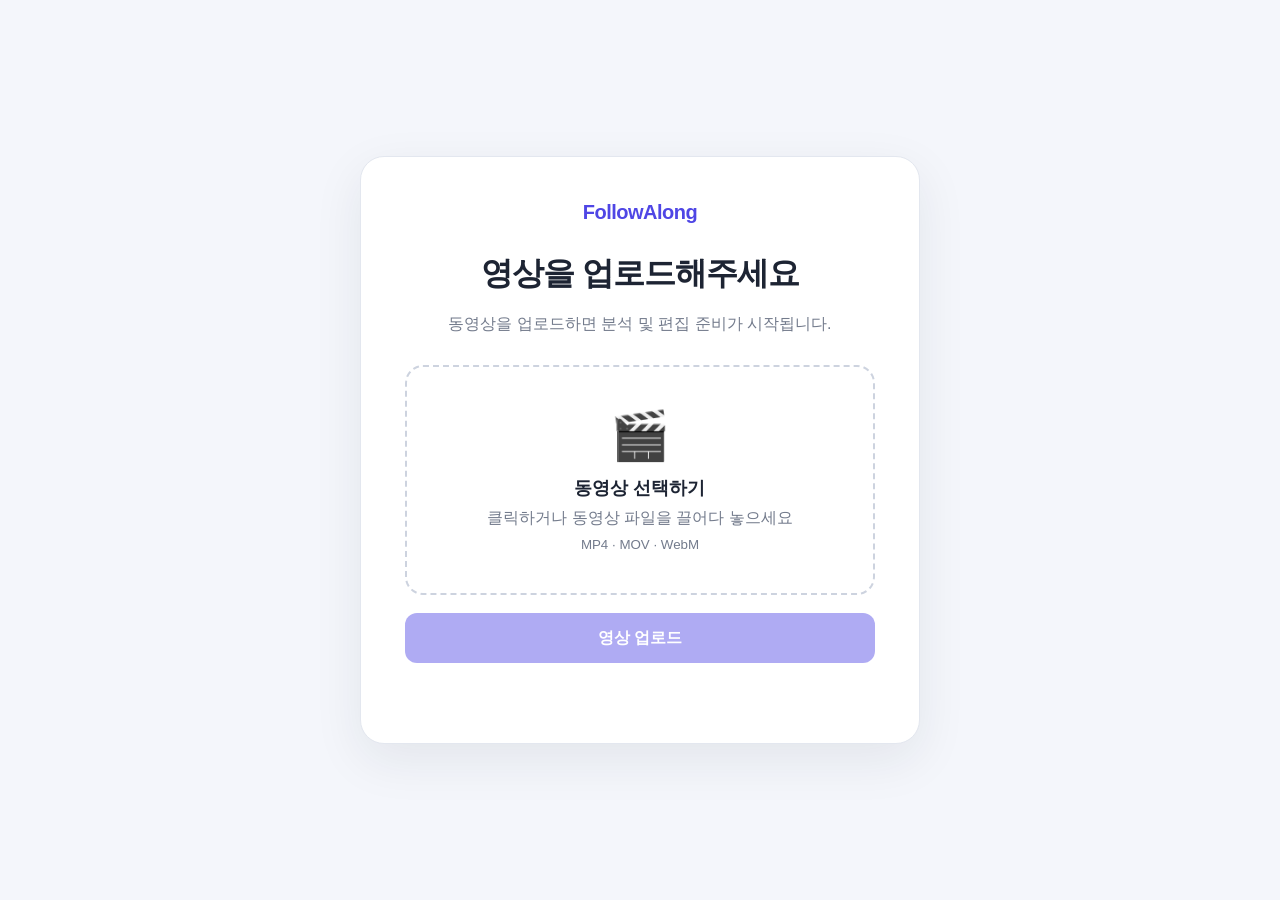
<file: frontend/index.html>
<!DOCTYPE html>
<html lang="ko">
<head>
  <meta charset="UTF-8">
  <meta name="viewport" content="width=device-width, initial-scale=1.0">
  <title>FollowAlong - 영상 업로드</title>
  <link rel="stylesheet" href="style.css">
  <meta http-equiv="Cache-Control" content="no-cache, no-store, must-revalidate">
  <meta http-equiv="Pragma" content="no-cache">
  <meta http-equiv="Expires" content="0">
</head>
<body>
  <main class="page-center">
    <section class="card upload-card">
      <div class="brand">FollowAlong</div>
      <h1>영상을 업로드해주세요</h1>
      <p class="subtitle">동영상을 업로드하면 분석 및 편집 준비가 시작됩니다.</p>

      <label class="drop-zone" id="dropZone" for="videoInput">
        <div class="drop-icon">🎬</div>
        <strong>동영상 선택하기</strong>
        <span>클릭하거나 동영상 파일을 끌어다 놓으세요</span>
        <small>MP4 · MOV · WebM</small>
      </label>
      <input id="videoInput" type="file" accept="video/*" hidden>

      <div id="fileInfo" class="file-info hidden"></div>
      <button id="uploadBtn" class="btn primary" disabled>영상 업로드</button>
      <p id="message" class="message"></p>
    </section>
  </main>

  <div id="loadingModal" class="modal hidden">
    <div class="modal-box">
      <div class="spinner"></div>
      <h2>영상 분석 중...</h2>
      <p>가상 서버가 영상을 분석하고 있습니다.<br>잠시만 기다려주세요.</p>
      <div class="progress"><div id="progressBar"></div></div>
      <span id="progressText">0%</span>
    </div>
  </div>

  <script src="./script.js"></script>
</body>
</html>
</file>
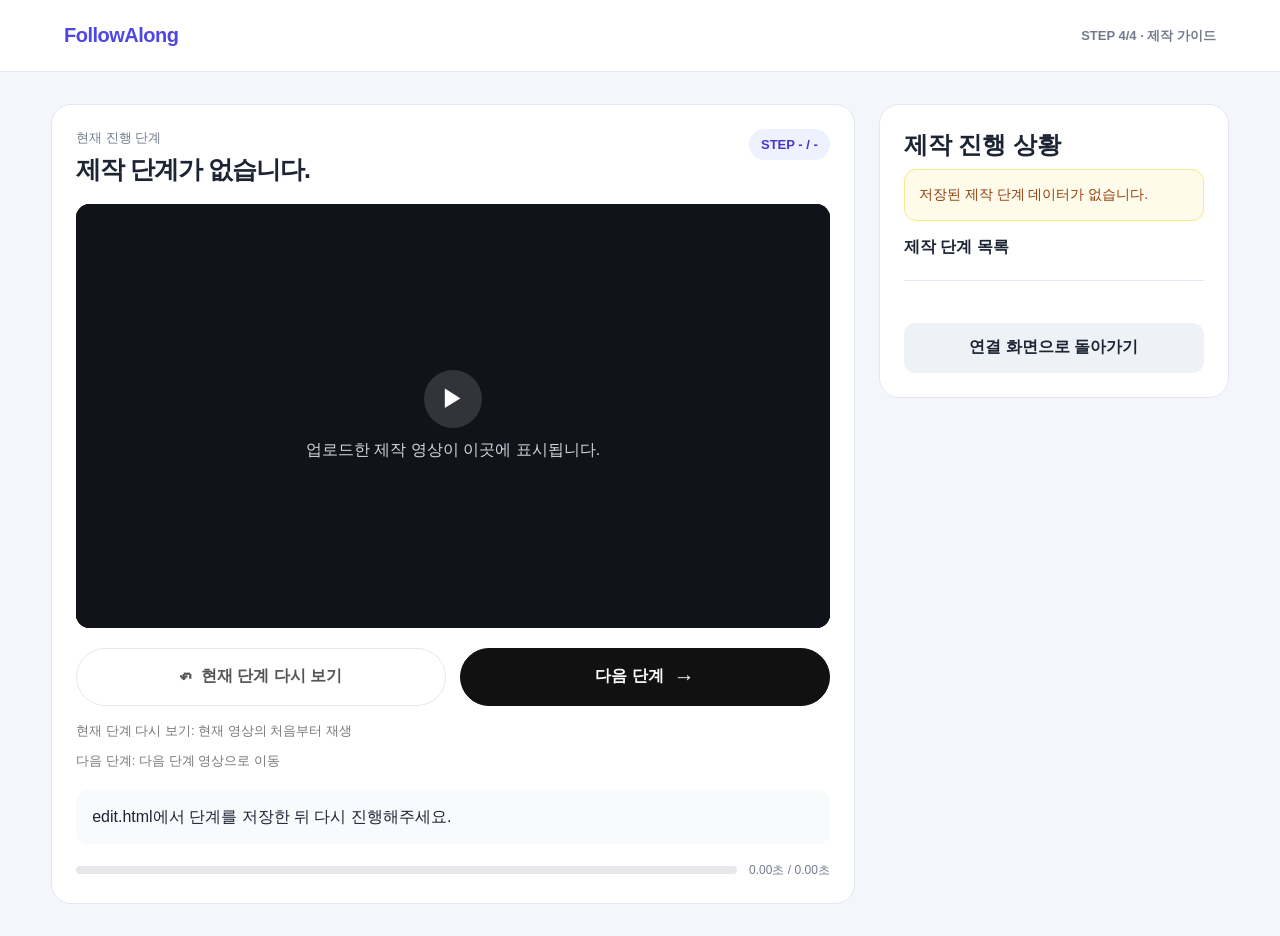
<file: frontend/guide.html>
<!DOCTYPE html>
<html lang="ko">
<head>
  <meta charset="UTF-8">
  <meta name="viewport" content="width=device-width, initial-scale=1.0">
  <meta http-equiv="Cache-Control" content="no-cache, no-store, must-revalidate">
  <meta http-equiv="Pragma" content="no-cache">
  <meta http-equiv="Expires" content="0">
  <title>FollowAlong - 제작 가이드</title>
  <link rel="stylesheet" href="./style.css">
  <link rel="stylesheet" href="./guide.css">
</head>
<body>
  <header class="topbar">
    <div class="brand">FollowAlong</div>
    <span class="step-label">STEP 4/4 · 제작 가이드</span>
  </header>
  <main class="guide-page">
    <section class="guide-layout">
      <div class="guide-video-panel">
        <div class="guide-panel-heading">
          <div><p class="guide-eyebrow">현재 진행 단계</p><h1 id="guideStepTitle">제작 단계를 불러오는 중...</h1></div>
          <span id="guideStepNumber" class="guide-step-number">STEP - / -</span>
        </div>
        <div class="guide-video-wrap">
          <video id="guideVideo" controls playsinline></video>
          <div id="guideVideoPlaceholder" class="guide-video-placeholder">
            <div class="guide-placeholder-icon">▶</div><p>업로드한 제작 영상이 이곳에 표시됩니다.</p>
          </div>
        </div>
        <div class="guide-action-area">
            <div class="guide-action-buttons">
                <button id="currentStepBtn" type="button">
                    <span class="button-icon">↶</span>
                    현재 단계 다시 보기
                </button>

                <button id="nextStepBtn" type="button">
                    다음 단계
                    <span class="button-icon">→</span>
                </button>
            </div>

            <div class="guide-action-hints">
                <p>현재 단계 다시 보기: 현재 영상의 처음부터 재생</p>
                <p>다음 단계: 다음 단계 영상으로 이동</p>
            </div>
        </div>
        <p id="guideTranscript" class="guide-transcript"></p>
        <div class="guide-progress">
          <div class="guide-progress-track"><div id="guideProgressBar" class="guide-progress-bar"></div></div>
          <span id="guideTimeLabel">0.00초 / 0.00초</span>
        </div>
      </div>
      <aside class="guide-side-panel">
        <h2>제작 진행 상황</h2>
        <div id="guideStatus" class="guide-status neutral">
          현재 단계를 안내합니다.
        </div>
        <h3>제작 단계 목록</h3>
        <div class="guide-divider"></div>
        <ol id="guideStepList" class="guide-step-list"></ol>
        <button id="backToConnectBtn" class="btn secondary full">연결 화면으로 돌아가기</button>
      </aside>
    </section>
  </main>
  <script src="./guide.js"></script>
</body>
</html>
</file>
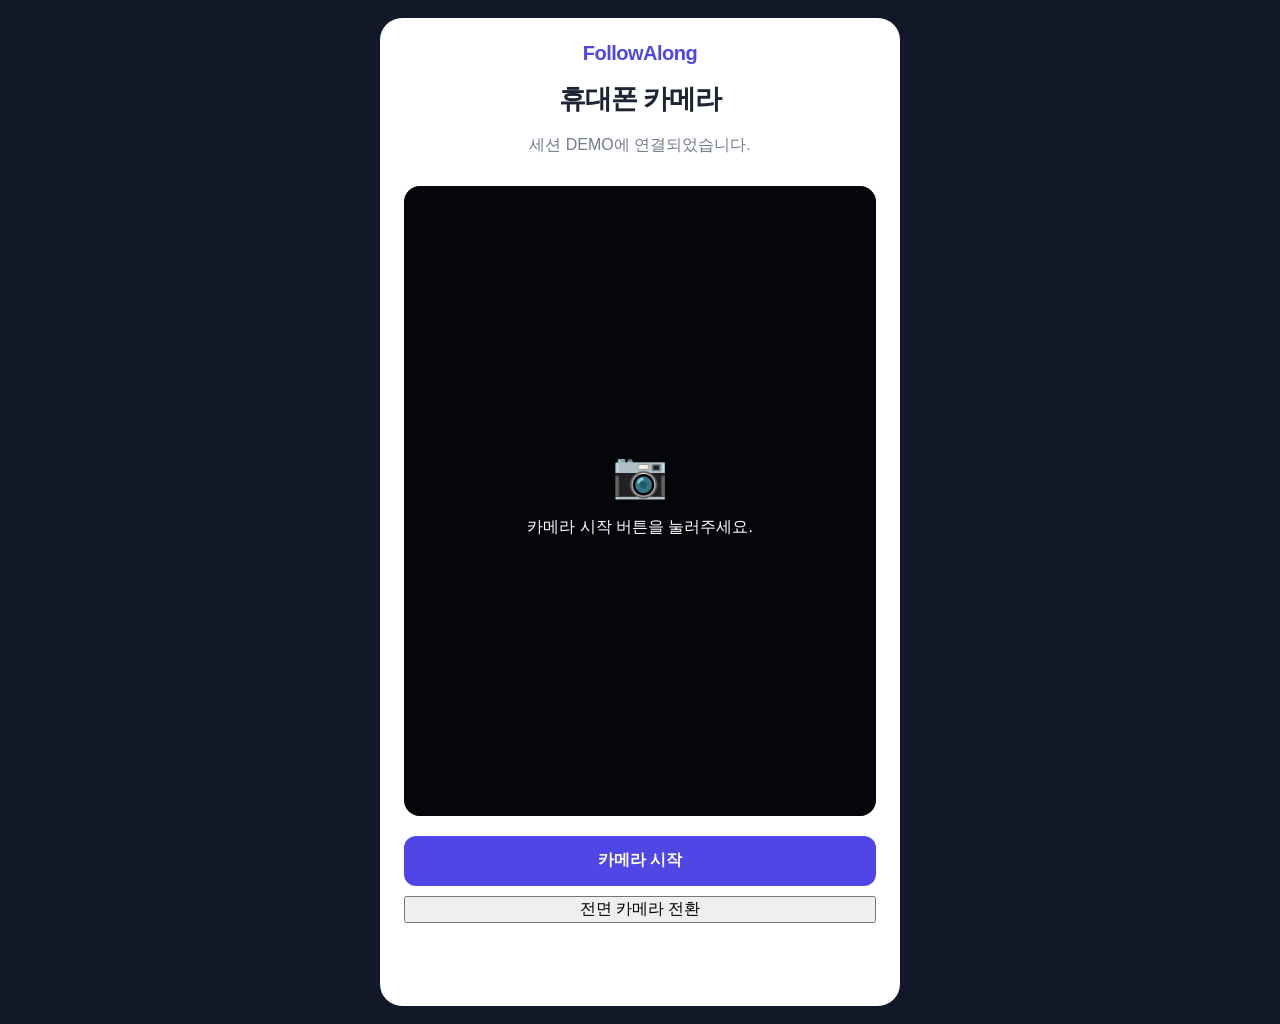
<file: frontend/mobile.html>
<!DOCTYPE html>
<html lang="ko">
<head>
  <meta charset="UTF-8">
  <meta name="viewport" content="width=device-width, initial-scale=1.0">
  <title>VideoFlow - 모바일 카메라</title>
  <link rel="stylesheet" href="style.css">
  <meta http-equiv="Cache-Control" content="no-cache, no-store, must-revalidate">
  <meta http-equiv="Pragma" content="no-cache">
  <meta http-equiv="Expires" content="0">
</head>
<body class="mobile-body">
  <main class="mobile-page">
    <section class="mobile-card">
      <div class="brand">FollowAlong</div>
      <h1>휴대폰 카메라</h1>
      <p id="sessionMessage" class="subtitle">카메라를 준비하고 있습니다.</p>

      <div class="camera-frame">
        <video id="camera" autoplay playsinline muted></video>
        <div id="cameraOverlay" class="camera-overlay">
          <div class="camera-icon">📷</div>
          <p>카메라 시작 버튼을 눌러주세요.</p>
        </div>
      </div>

      <div class="mobile-actions">
        <button id="startCameraBtn" class="btn primary full">카메라 시작</button>
        <button id="recordBtn" class="btn danger full hidden">● 촬영 시작</button>
        <button id="stopBtn" class="btn secondary full hidden">■ 촬영 종료 및 전송</button>
        <button id="switchCameraBtn"> 전면 카메라 전환 </button>
      </div>

      <div id="mobileStatus" class="mobile-status"></div>
    </section>
  </main>

  <script src="./script.js"></script>
  
</body>
</html>
</file>
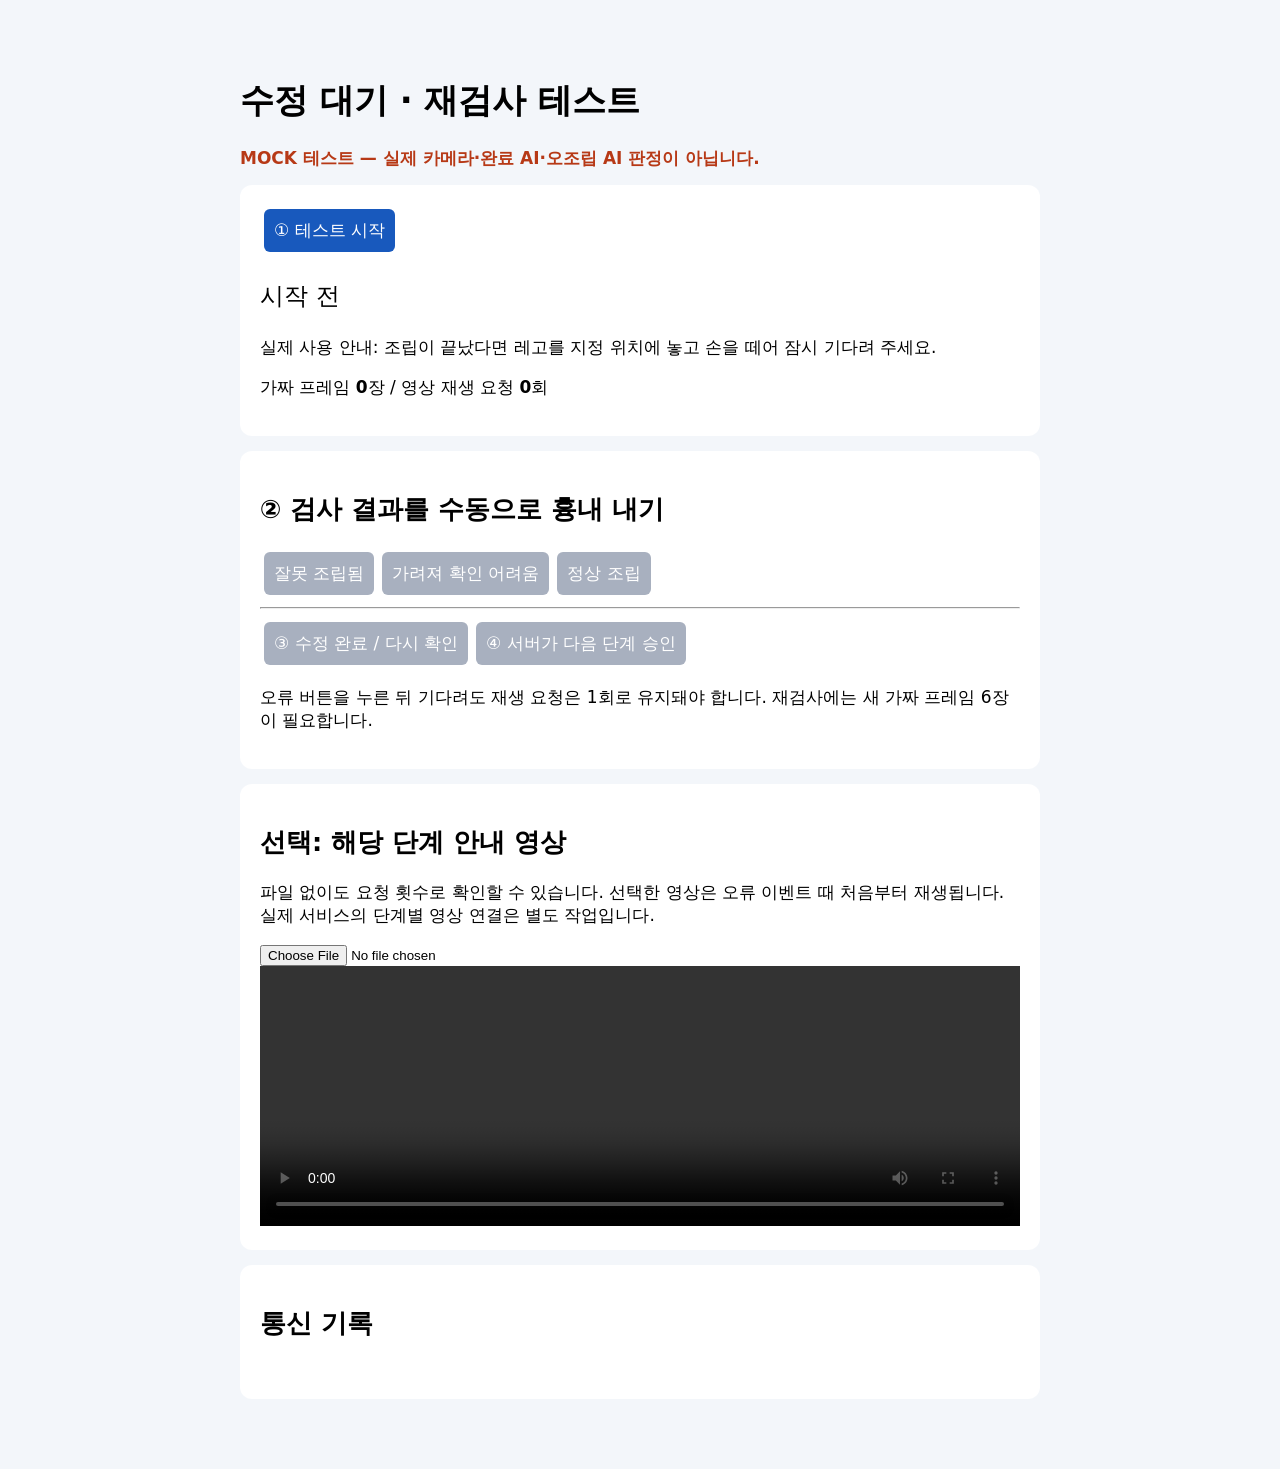
<file: ai/completion_recognition/followalong_workflow/demo.html>
<!doctype html><html lang="ko"><meta charset="utf-8"><title>FollowAlong 수정 대기 테스트</title><style>body{font:17px system-ui;background:#f3f6fa;max-width:800px;margin:35px auto;padding:20px}section{background:white;border-radius:12px;padding:20px;margin:15px 0}button{font:inherit;padding:10px;margin:4px;background:#1859bd;color:white;border:0;border-radius:6px}button:disabled{background:#a8b0bf}strong{color:#b73916}#phase{font-size:24px}pre{white-space:pre-wrap;max-height:250px;overflow:auto}video{width:100%;max-height:260px}</style>
<h1>수정 대기 · 재검사 테스트</h1><strong>MOCK 테스트 — 실제 카메라·완료 AI·오조립 AI 판정이 아닙니다.</strong>
<section><button id="start">① 테스트 시작</button><p id="phase">시작 전</p><p id="info"></p><p>실제 사용 안내: 조립이 끝났다면 레고를 지정 위치에 놓고 손을 떼어 잠시 기다려 주세요.</p><p>가짜 프레임 <b id="frames">0</b>장 / 영상 재생 요청 <b id="replays">0</b>회</p></section>
<section><h2>② 검사 결과를 수동으로 흉내 내기</h2><button id="invalid" disabled>잘못 조립됨</button><button id="uncertain" disabled>가려져 확인 어려움</button><button id="valid" disabled>정상 조립</button><hr><button id="retry" disabled>③ 수정 완료 / 다시 확인</button><button id="advance" disabled>④ 서버가 다음 단계 승인</button><p>오류 버튼을 누른 뒤 기다려도 재생 요청은 1회로 유지돼야 합니다. 재검사에는 새 가짜 프레임 6장이 필요합니다.</p></section>
<section><h2>선택: 해당 단계 안내 영상</h2><p>파일 없이도 요청 횟수로 확인할 수 있습니다. 선택한 영상은 오류 이벤트 때 처음부터 재생됩니다. 실제 서비스의 단계별 영상 연결은 별도 작업입니다.</p><input id="videoFile" type="file" accept="video/*"><video id="video" controls></video></section><section><h2>통신 기록</h2><pre id="log"></pre></section>
<script>
let sid,version=1,stage=1,attempt=1,fid=0,clock=0,candidate=null,phase='active',busy=false,timer,replays=0,lastLogged=null;
const applied=new Set(),$=id=>document.getElementById(id),labels={active:'사진 수집 / 진행 중',warming_up:'새 사진 모으는 중',progressing:'진행 중',awaiting_review:'완료 후보 — 외부 검사 대기',correction_wait:'수정 대기 — 재생 요청 반복 안 함',needs_clear_view:'확인 어려움 — 손을 치우고 다시 확인',awaiting_stage_event:'정상 확인 — 서버 승인 대기',finished:'전체 단계 종료',recheck_started:'재검사 시작'};
function log(x){$('log').textContent=JSON.stringify(x,null,2)+'\n'+$('log').textContent.slice(0,9000)}
async function api(path,body){const r=await fetch(path,{method:body?'POST':'GET',headers:{'Content-Type':'application/json'},body:body?JSON.stringify(body):undefined});const v=await r.json();if(!r.ok)throw Error(JSON.stringify(v));return v}
function show(v){if(v.attempt_id!==undefined)attempt=v.attempt_id;if(v.stage_version!==undefined)version=v.stage_version;if(v.stage_id!==undefined)stage=v.stage_id;phase=v.workflow_phase||v.status;candidate=v.candidate_event_id||candidate;
$('phase').textContent=labels[v.status]||labels[phase]||v.status;$('info').textContent=`목표 Stage ${stage??'종료'} / version ${version} / attempt ${attempt}`;
for(const n of ['valid','invalid','uncertain'])$(n).disabled=phase!=='awaiting_review';$('retry').disabled=!['active','correction_wait','needs_clear_view'].includes(phase);$('advance').disabled=phase!=='awaiting_stage_event';
if(v.action?.type==='replay_stage_video'&&!applied.has(v.action.event_id)){applied.add(v.action.event_id);$('replays').textContent=++replays;const vid=$('video');if(vid.src){vid.currentTime=0;vid.play().catch(()=>log({message:'자동 재생이 차단되면 영상 재생 버튼을 눌러주세요.'}))}}}
async function command(fn){if(busy)return;busy=true;try{await fn()}catch(e){log({error:String(e)})}finally{busy=false}}
$('start').onclick=()=>command(async()=>{sid='demo_'+crypto.randomUUID().replaceAll('-','').slice(0,16);$('start').disabled=true;show(await api('/sessions',{session_id:sid,stage_id:1,stage_version:1}));timer=setInterval(()=>command(async()=>{clock+=500;fid++;const r=await api(`/sessions/${sid}/frames`,{frame_id:fid,captured_at_ms:clock,stage_version:version,attempt_id:attempt,image_base64:btoa('mock image')});$('frames').textContent=fid;show(r);if(r.status==='awaiting_review'&&r.candidate_event_id!==lastLogged){lastLogged=r.candidate_event_id;log(r)}}),500)});
for(const verdict of ['valid','invalid','uncertain'])$(verdict).onclick=()=>command(async()=>{const r=await api(`/sessions/${sid}/review`,{stage_version:version,candidate_event_id:candidate,verdict,request_id:crypto.randomUUID()});show(r);log(r)});
$('retry').onclick=()=>command(async()=>{const r=await api(`/sessions/${sid}/retry`,{stage_version:version,attempt_id:attempt,captured_after_ms:clock,request_id:crypto.randomUUID()});candidate=null;show(r);log(r)});
$('advance').onclick=()=>command(async()=>{const r=await api(`/sessions/${sid}/stage`,{stage_id:stage===5?null:stage+1,stage_version:version+1});candidate=null;show(r);log(r);if(stage===null)clearInterval(timer);$('video').pause();$('video').removeAttribute('src');$('video').load();$('videoFile').value=''});
let videoURL;$('videoFile').onchange=e=>{if(videoURL)URL.revokeObjectURL(videoURL);const f=e.target.files[0];if(f){videoURL=URL.createObjectURL(f);$('video').src=videoURL}};
</script></html>
</file>
<file: frontend/style.css>
* {
  box-sizing: border-box;
}

:root {
  --bg: #f4f6fb;
  --card: #ffffff;
  --text: #1d2433;
  --muted: #737b8c;
  --line: #e3e7ef;
  --primary: #4f46e5;
  --primary-dark: #4338ca;
  --danger: #dc2626;
  --success: #15803d;
}

body {
  margin: 0;
  min-height: 100vh;
  font-family: Arial, "Noto Sans KR", sans-serif;
  background: var(--bg);
  color: var(--text);
}

button,
input {
  font: inherit;
}

.hidden {
  display: none !important;
}

.page-center {
  min-height: 100vh;
  display: flex;
  justify-content: center;
  align-items: center;
  padding: 24px;
}

.card {
  width: min(560px, 100%);
  background: var(--card);
  border: 1px solid var(--line);
  border-radius: 24px;
  padding: 44px;
  box-shadow: 0 16px 50px rgba(31, 41, 55, 0.08);
  text-align: center;
}

.brand {
  color: var(--primary);
  font-weight: 800;
  font-size: 20px;
  letter-spacing: -0.5px;
  margin-bottom: 28px;
}

h1 {
  margin: 0;
  font-size: 32px;
  letter-spacing: -1px;
}

.subtitle {
  color: var(--muted);
  line-height: 1.7;
  margin: 14px 0 28px;
}

.drop-zone {
  min-height: 230px;
  border: 2px dashed #cdd3df;
  border-radius: 18px;
  display: flex;
  flex-direction: column;
  justify-content: center;
  align-items: center;
  cursor: pointer;
  transition: 0.2s;
  padding: 25px;
}

.drop-zone:hover,
.drop-zone.dragging {
  border-color: var(--primary);
  background: #f7f7ff;
}

.drop-icon {
  font-size: 48px;
  margin-bottom: 12px;
}

.drop-zone strong {
  font-size: 18px;
}

.drop-zone span,
.drop-zone small {
  color: var(--muted);
  margin-top: 8px;
}

.file-info {
  margin-top: 18px;
  padding: 14px 16px;
  border-radius: 12px;
  background: #f6f7fb;
  display: flex;
  align-items: center;
  text-align: left;
  gap: 12px;
}

.file-icon {
  font-size: 28px;
}

.file-info strong,
.file-info small {
  display: block;
}

.file-info small {
  color: var(--muted);
  margin-top: 4px;
}

.btn {
  border: 0;
  border-radius: 12px;
  min-height: 50px;
  padding: 0 22px;
  cursor: pointer;
  font-weight: 700;
  transition: 0.2s;
}

.btn.primary {
  background: var(--primary);
  color: white;
}

.btn.primary:hover {
  background: var(--primary-dark);
}

.btn:disabled {
  opacity: 0.45;
  cursor: not-allowed;
}

.upload-card .btn {
  width: 100%;
  margin-top: 18px;
}

.btn.secondary {
  background: #eef1f6;
  color: var(--text);
}

.btn.danger {
  background: var(--danger);
  color: white;
}

.full {
  width: 100%;
}

.message {
  min-height: 22px;
  margin: 14px 0 0;
  font-size: 14px;
}

.message.success {
  color: var(--success);
}

.message.error {
  color: var(--danger);
}

/* Modal */

.modal {
  position: fixed;
  inset: 0;
  background: rgba(15, 23, 42, 0.55);
  display: flex;
  align-items: center;
  justify-content: center;
  padding: 20px;
}

.modal-box {
  width: min(420px, 100%);
  background: white;
  border-radius: 20px;
  padding: 36px;
  text-align: center;
}

.modal-box h2 {
  margin: 20px 0 8px;
}

.modal-box p {
  color: var(--muted);
  line-height: 1.6;
}

.spinner {
  width: 52px;
  height: 52px;
  border: 5px solid #e6e7ff;
  border-top-color: var(--primary);
  border-radius: 50%;
  margin: auto;
  animation: spin 0.8s linear infinite;
}

.progress {
  height: 10px;
  background: #e9ecf2;
  border-radius: 20px;
  overflow: hidden;
  margin-top: 24px;
}

#progressBar {
  width: 0;
  height: 100%;
  background: var(--primary);
  transition: width 0.2s;
}

#progressText {
  display: block;
  margin-top: 8px;
  font-weight: 700;
}

@keyframes spin {
  to { transform: rotate(360deg); }
}

/* Header */

.topbar {
  height: 72px;
  background: white;
  border-bottom: 1px solid var(--line);
  padding: 0 5%;
  display: flex;
  align-items: center;
  justify-content: space-between;
}

.topbar .brand {
  margin: 0;
}

.step-label {
  color: var(--muted);
  font-size: 13px;
  font-weight: 700;
}

/* Editor */

.editor-page {
  padding: 40px 5%;
}

.editor-layout {
  max-width: 1250px;
  margin: auto;
  display: grid;
  grid-template-columns: 1fr 330px;
  gap: 24px;
}

.preview-panel,
.tools-panel {
  background: white;
  border: 1px solid var(--line);
  border-radius: 20px;
  padding: 24px;
}

.panel-title {
  font-weight: 800;
  margin-bottom: 18px;
}

#previewVideo {
  width: 100%;
  max-height: 650px;
  border-radius: 12px;
  background: #10131a;
}

.video-placeholder {
  min-height: 400px;
  border-radius: 12px;
  background: #10131a;
  color: white;
  display: flex;
  flex-direction: column;
  justify-content: center;
  align-items: center;
}

.video-placeholder div {
  font-size: 50px;
}

.tools-panel h2 {
  margin-top: 0;
}

.muted {
  color: var(--muted);
  line-height: 1.6;
  font-size: 14px;
}

.tool-btn {
  width: 100%;
  min-height: 48px;
  margin-top: 10px;
  border: 1px solid var(--line);
  background: #f7f8fa;
  border-radius: 10px;
  text-align: left;
  padding: 0 15px;
  color: #9aa1ae;
}

.tool-note {
  margin: 24px 0;
  padding: 14px;
  background: #f6f7ff;
  border-radius: 10px;
  color: #626a7a;
  font-size: 13px;
  line-height: 1.6;
}


/* Step Editor */

#stepList {
  display: flex;
  flex-direction: column;
  gap: 16px;
  margin: 20px 0;
}

.step-item {
  padding: 16px;
  border: 1px solid var(--line);
  border-radius: 12px;
  background: #fafbfe;
}

.step-header {
  display: flex;
  justify-content: space-between;
  align-items: center;
  margin-bottom: 14px;
}

.step-header strong {
  font-size: 14px;
  color: var(--primary);
}

.delete-step-btn {
  border: 1px solid #fecaca;
  background: #fff1f2;
  color: var(--danger);
  border-radius: 8px;
  padding: 6px 12px;
  cursor: pointer;
  font-size: 13px;
  font-weight: 700;
}

.delete-step-btn:hover {
  background: #ffe4e6;
}

.step-item label {
  display: block;
  margin: 12px 0 6px;
  font-size: 13px;
  font-weight: 700;
  color: var(--muted);
}

.step-title,
.start-time,
.end-time {
  width: 100%;
  min-height: 40px;
  padding: 8px 10px;
  border: 1px solid var(--line);
  border-radius: 8px;
  background: white;
  color: var(--text);
  outline: none;
}

.step-title:focus,
.start-time:focus,
.end-time:focus {
  border-color: var(--primary);
}

.step-transcript {
  margin: 12px 0;
  padding: 10px;
  background: #f0f1f8;
  border-radius: 8px;
  color: #626a7a;
  font-size: 13px;
  line-height: 1.6;
}

.time-inputs {
  display: grid;
  grid-template-columns: 1fr 1fr;
  gap: 10px;
}

#addStepBtn {
  width: 100%;
  min-height: 44px;
  margin-bottom: 14px;
  border: 1px dashed var(--primary);
  border-radius: 10px;
  background: #f7f7ff;
  color: var(--primary);
  font-weight: 700;
  cursor: pointer;
}

#addStepBtn:hover {
  background: #ededff;
}


/* Connect */

.connect-card {
  max-width: 600px;
}

.phone-icon {
  font-size: 52px;
  margin-bottom: 15px;
}

.qr-box {
  width: 250px;
  height: 250px;
  margin: 25px auto;
  border: 1px solid var(--line);
  border-radius: 15px;
  display: flex;
  align-items: center;
  justify-content: center;
  background: white;
}

.qr-box img {
  max-width: 220px;
  max-height: 220px;
}

.qr-loading {
  color: var(--muted);
}

.qr-fallback {
  padding: 20px;
  word-break: break-all;
  font-size: 12px;
  color: var(--muted);
}

.session-box {
  background: #f6f7fb;
  padding: 14px;
  border-radius: 10px;
}

.session-box span {
  color: var(--muted);
  font-size: 12px;
  display: block;
  margin-bottom: 5px;
}

.connection-status {
  color: #4b5563;
  font-size: 14px;
}

.status-dot {
  display: inline-block;
  width: 9px;
  height: 9px;
  background: #22c55e;
  border-radius: 50%;
  margin-right: 6px;
  animation: pulse 1.5s infinite;
}

.demo-warning {
  text-align: left;
  margin: 22px 0;
  padding: 15px;
  background: #fff8e7;
  border: 1px solid #f5df9d;
  border-radius: 12px;
  font-size: 13px;
  line-height: 1.6;
}

.demo-warning p {
  margin-bottom: 0;
}

@keyframes pulse {
  50% { opacity: 0.3; }
}

/* Mobile */

.mobile-body {
  background: #111827;
}

.mobile-page {
  min-height: 100vh;
  width: 100%;
  padding: 18px;
  display: flex;
  justify-content: center;
  align-items: center;
}

.mobile-card {
  width: min(520px, 100%);
  min-width: 0;
  background: white;
  border-radius: 22px;
  padding: 24px;
  text-align: center;
  overflow: hidden;
}

.mobile-card .brand {
  margin-bottom: 16px;
}

.mobile-card h1 {
  font-size: 27px;
}

.camera-frame {
  position: relative;
  width: 100%;
  background: #090c12;
  border-radius: 16px;
  overflow: hidden;
  margin: 20px 0;
  aspect-ratio: 3 / 4;
}

#camera {
  display: block;
  width: 100%;
  height: 100%;
  object-fit: cover;
}

.camera-overlay {
  position: absolute;
  inset: 0;
  display: flex;
  flex-direction: column;
  align-items: center;
  justify-content: center;
  color: white;
  background: rgba(0, 0, 0, 0.5);
}

.camera-icon {
  font-size: 45px;
}

/* 모바일 버튼 */

.mobile-actions {
  display: grid;
  grid-template-columns: 1fr;
  gap: 10px;
  width: 100%;
}

.mobile-actions button {
  width: 100%;
  min-width: 0;
  max-width: 100%;
  white-space: normal;
}

/* 상태 메시지 */

.mobile-status {
  min-height: 45px;
  margin-top: 14px;
  color: var(--muted);
  font-size: 14px;
  line-height: 1.5;
}

@media (max-width: 500px) {
  .mobile-page {
    padding: 12px;
  }

  .mobile-card {
    padding: 20px 16px;
  }

  .mobile-card h1 {
    font-size: 24px;
  }
}


/* ========================================
   Timeline Boundary Editor
   ======================================== */

.section-heading {
  display: flex;
  align-items: center;
  justify-content: space-between;
  gap: 10px;
  margin-top: 24px;
}

.section-heading h3 {
  margin: 0;
  font-size: 17px;
}

#stepCount,
#timelineDuration {
  color: var(--muted);
  font-size: 13px;
  font-weight: 700;
}

.timeline-editor {
  margin-top: 28px;
  padding: 18px;
  border: 1px solid var(--line);
  border-radius: 14px;
  background: #fbfcff;
}

.timeline-heading {
  display: flex;
  align-items: flex-start;
  justify-content: space-between;
  gap: 14px;
}

.timeline-heading h3 {
  margin: 0 0 7px;
  font-size: 17px;
}

.timeline-heading p,
.timeline-help {
  margin: 0;
  color: var(--muted);
  font-size: 12px;
  line-height: 1.6;
}

.timeline-ruler {
  display: flex;
  justify-content: space-between;
  margin: 18px 2px 7px;
  color: var(--muted);
  font-size: 11px;
}

.timeline-track {
  position: relative;
  width: 100%;
  height: 76px;
  overflow: visible;
  border-radius: 10px;
  background: #e9edf5;
  touch-action: pan-y;
  user-select: none;
}

.timeline-segment {
  position: absolute;
  top: 0;
  height: 100%;
  min-width: 1px;
  display: flex;
  flex-direction: column;
  align-items: center;
  justify-content: center;
  gap: 6px;
  overflow: hidden;
  padding: 5px 3px;
  color: #29265f;
  background: #c7c5ff;
  border-right: 1px solid rgba(255,255,255,0.9);
}

.timeline-segment:nth-of-type(even) {
  background: #d8e4ff;
  color: #263b69;
}

.timeline-segment-label {
  max-width: 100%;
  overflow: hidden;
  text-overflow: ellipsis;
  white-space: nowrap;
  font-size: 12px;
  font-weight: 800;
}

.timeline-segment-time {
  max-width: 100%;
  overflow: hidden;
  white-space: nowrap;
  font-size: 10px;
  opacity: 0.85;
}

.timeline-boundary {
  position: absolute;
  z-index: 3;
  top: -8px;
  bottom: -8px;
  width: 18px;
  padding: 0;
  transform: translateX(-50%);
  border: 0;
  background: transparent;
  cursor: ew-resize;
  touch-action: none;
}

.timeline-boundary::before {
  content: "";
  position: absolute;
  top: 0;
  bottom: 0;
  left: 8px;
  width: 3px;
  border-radius: 4px;
  background: #4338ca;
  box-shadow: 0 0 0 1px white;
}

.timeline-boundary::after {
  content: "";
  position: absolute;
  top: 0;
  left: 3px;
  width: 13px;
  height: 13px;
  border: 2px solid white;
  border-radius: 50%;
  background: #4338ca;
  box-shadow: 0 1px 5px rgba(0,0,0,0.25);
}

.timeline-boundary:hover::before,
.timeline-boundary.selected::before {
  width: 5px;
  left: 7px;
  background: #dc2626;
}

.timeline-boundary.selected::after {
  background: #dc2626;
  transform: scale(1.15);
}

.timeline-actions {
  display: flex;
  align-items: center;
  justify-content: space-between;
  gap: 12px;
  margin-top: 17px;
}

#boundaryHint {
  color: var(--muted);
  font-size: 12px;
  line-height: 1.5;
}

#deleteBoundaryBtn {
  flex: 0 0 auto;
  min-height: 36px;
  padding: 0 12px;
  border: 1px solid #fecaca;
  border-radius: 8px;
  background: #fff1f2;
  color: var(--danger);
  font-size: 12px;
  font-weight: 700;
  cursor: pointer;
}

#deleteBoundaryBtn:disabled {
  opacity: 0.4;
  cursor: not-allowed;
}

.timeline-help {
  margin-top: 10px;
}

.step-item {
  min-width: 0;
}

.step-duration {
  color: var(--muted);
  font-size: 12px;
}

.step-item .start-time,
.step-item .end-time {
  background: #f1f3f8;
  color: #626a7a;
  cursor: not-allowed;
}

@media (max-width: 900px) {
  .editor-layout {
    grid-template-columns: 1fr;
  }
}

@media (max-width: 560px) {
  .timeline-editor {
    padding: 13px;
  }

  .timeline-heading {
    flex-direction: column;
  }

  .timeline-track {
    height: 66px;
  }

  .timeline-segment-label {
    font-size: 10px;
  }

  .timeline-segment-time {
    font-size: 8px;
  }

  .timeline-actions {
    align-items: flex-start;
    flex-direction: column;
  }
}

.step-transcript {
    margin-top: 12px;
}

.step-transcript label {
    display: block;
    margin-bottom: 6px;
    font-size: 13px;
    font-weight: 600;
}

.transcript-input {
    width: 100%;
    min-height: 75px;
    padding: 10px;
    resize: vertical;
    border: 1px solid #ddd;
    border-radius: 8px;
    font-size: 13px;
    line-height: 1.5;
    box-sizing: border-box;
}
/* 편집 페이지: 영상과 안내 문구를 하나의 미리보기 영역으로 표시 */
.video-preview-wrapper {
  position: relative;
  width: 100%;
  aspect-ratio: 16 / 9;
  min-height: 220px;
  overflow: hidden;
  border-radius: 14px;
  background: #111318;
}

.video-preview-wrapper #previewVideo {
  display: block;
  width: 100%;
  height: 100%;
  object-fit: contain;
  background: #111318;
}

.video-preview-wrapper #previewVideo.hidden {
  display: none !important;
}

.video-preview-wrapper .video-placeholder {
  position: absolute;
  inset: 0;
  display: flex;
  flex-direction: column;
  align-items: center;
  justify-content: center;
  margin: 0;
  border-radius: 0;
  background: #111318;
  color: #fff;
  text-align: center;
}

.video-preview-wrapper .video-placeholder.hidden {
  display: none !important;
}

.video-preview-wrapper .video-placeholder > div {
  font-size: 42px;
  line-height: 1.2;
}

.video-preview-wrapper .video-placeholder p {
  margin: 12px 16px 0;
}

@media (max-width: 700px) {
  .video-preview-wrapper {
    min-height: 180px;
  }
}
</file>
<file: frontend/guide.css>
/* 제작 가이드 페이지 전용 스타일 */
.guide-page{padding:32px 4%}
.guide-layout{max-width:1400px;margin:0 auto;display:grid;grid-template-columns:minmax(0,1fr) 350px;gap:24px;align-items:start}
.guide-video-panel,.guide-side-panel{min-width:0;background:var(--card,#fff);border:1px solid var(--line,#e5e7eb);border-radius:20px;padding:24px}
.guide-panel-heading{display:flex;justify-content:space-between;align-items:flex-start;gap:16px;margin-bottom:18px}
.guide-eyebrow{margin:0 0 6px;color:var(--muted,#6b7280);font-size:13px}
.guide-panel-heading h1{margin:0;font-size:25px}
.guide-step-number{flex:0 0 auto;padding:8px 12px;border-radius:999px;background:#eef2ff;color:#4338ca;font-size:13px;font-weight:700}
.guide-video-wrap{position:relative;width:100%;min-height:260px;aspect-ratio:16/9;overflow:hidden;border-radius:14px;background:#10131a}
#guideVideo{display:block;width:100%;height:100%;object-fit:contain;background:#10131a}
.guide-video-placeholder{position:absolute;inset:0;display:flex;flex-direction:column;justify-content:center;align-items:center;gap:12px;color:#fff;text-align:center;padding:20px;background:#10131a}
.guide-video-placeholder p{margin:0;color:#d1d5db}
.guide-placeholder-icon{display:grid;place-items:center;width:58px;height:58px;border-radius:50%;background:rgba(255,255,255,.14);font-size:24px}
.guide-transcript{min-height:48px;margin:18px 0;padding:14px 16px;border-radius:12px;background:#f8fafc;color:var(--text,#111827);line-height:1.6}
.guide-progress{display:flex;align-items:center;gap:12px;color:var(--muted,#6b7280);font-size:12px}
.guide-progress-track{flex:1;height:8px;overflow:hidden;border-radius:999px;background:#e5e7eb}
.guide-progress-bar{width:0;height:100%;border-radius:inherit;background:var(--primary,#4f46e5);transition:width .15s linear}
.guide-side-panel h2{margin:0 0 8px}.guide-side-panel h3{margin:0 0 12px;font-size:16px}
.guide-muted{margin:0 0 18px;color:var(--muted,#6b7280);font-size:13px;line-height:1.6}
.guide-status{margin-bottom:16px;padding:14px;border:1px solid var(--line,#e5e7eb);border-radius:12px;font-size:14px;line-height:1.55}
.guide-status.neutral{background:#f8fafc;color:#334155}
.guide-status.success{background:#ecfdf5;border-color:#a7f3d0;color:#065f46}
.guide-status.warning{background:#fffbeb;border-color:#fde68a;color:#92400e}
.guide-status.error{background:#fef2f2;border-color:#fecaca;color:#991b1b}
/* 영상 아래 버튼 영역 */
.guide-action-area {
    margin-top: 20px;
}

/* 버튼 가로 배치 */
.guide-action-buttons {
    display: grid;
    grid-template-columns: 1fr 1fr;
    gap: 14px;
}

/* 공통 버튼 디자인 */
.guide-action-buttons button {
    display: flex;
    align-items: center;
    justify-content: center;
    gap: 10px;

    min-height: 58px;
    padding: 12px 20px;

    border-radius: 999px;
    font-size: 16px;
    font-weight: 600;

    cursor: pointer;
    transition: all 0.2s ease;
}

/* 현재 단계 다시 보기 - 흰색 */
#currentStepBtn {
    background: #ffffff;
    color: #555555;
    border: 1px solid #e5e7eb;
}

#currentStepBtn:hover:not(:disabled) {
    background: #f8fafc;
    border-color: #9ca3af;
}

/* 다음 단계 - 검은색 */
#nextStepBtn {
    background: #111111;
    color: #ffffff;
    border: 1px solid #111111;
}

#nextStepBtn:hover:not(:disabled) {
    background: #333333;
    border-color: #333333;
}

/* 버튼 아이콘 */
.button-icon {
    font-size: 21px;
    line-height: 1;
}

/* 비활성화 버튼 */
.guide-action-buttons button:disabled {
    opacity: 0.4;
    cursor: not-allowed;
}

/* 버튼 아래 설명 */
.guide-action-hints {
    margin-top: 14px;
    color: #777777;
    font-size: 13px;
    line-height: 1.7;
}

.guide-action-hints p {
    margin: 0 0 8px;
}
.guide-divider{height:1px;margin:22px 0;background:var(--line,#e5e7eb)}
.guide-step-list{display:grid;gap:8px;margin:0 0 20px;padding:0;list-style:none}
.guide-step-list li{padding:11px 12px;border:1px solid var(--line,#e5e7eb);border-radius:10px;color:var(--text,#111827);font-size:13px;cursor:pointer}
.guide-step-list li.active{border-color:var(--primary,#4f46e5);background:#eef2ff;font-weight:700}
.guide-step-list li.completed{color:#047857}
@media(max-width:900px){.guide-layout{grid-template-columns:1fr}}
@media(max-width:560px){.guide-page{padding:16px 12px}.guide-video-panel,.guide-side-panel{padding:16px}.guide-panel-heading{flex-direction:column}.guide-panel-heading h1{font-size:21px}.guide-video-wrap{min-height:190px}}
</file>
